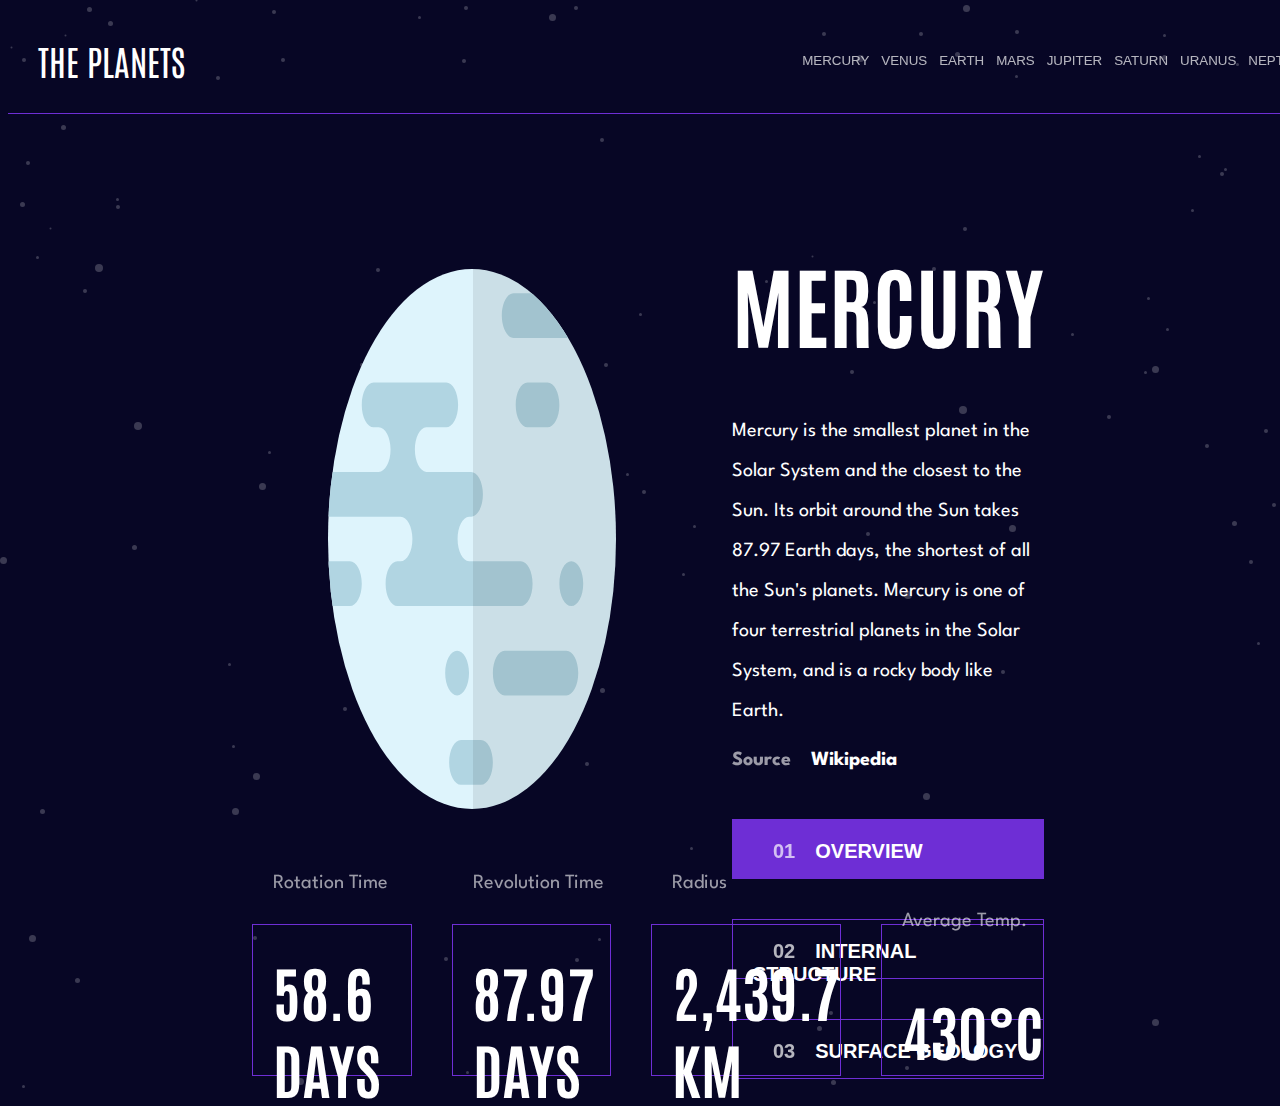
<file: starter-code/index.html>
<!DOCTYPE html>
<html lang="en">
<head>
  <link rel="stylesheet" href="/starter-code/css/style.css">
  <meta charset="UTF-8">
  <meta name="viewport" content="width=device-width, initial-scale=1.0">
  <link rel="icon" type="image/png" sizes="32x32" href="./assets/favicon-32x32.png">
  
  <title>Laurie Eshleman Planet Site</title>
</head>
<body>
  <div class="header">
    <div class="logo">THE PLANETS</div>
    <div class="menu">
      <button onclick="changePlanet(this.value)" class="menuitem" value="0">MERCURY</button>
      <button onclick="changePlanet(this.value)" class="menuitem" value="1">VENUS</button>
      <button onclick="changePlanet(this.value)" class="menuitem" value="2">EARTH</button>
      <button onclick="changePlanet(this.value)" class="menuitem" value="3">MARS</button>
      <button onclick="changePlanet(this.value)" class="menuitem" value="4">JUPITER</button>
      <button onclick="changePlanet(this.value)" class="menuitem" value="5">SATURN</button>
      <button onclick="changePlanet(this.value)" class="menuitem" value="6">URANUS</button>
      <button onclick="changePlanet(this.value)" class="menuitem" value="7">NEPTUNE</button>
    </div>
  </div>
  <div class="container">
    
    <div class="main">
      <div class="planet">
        <img id="planet__img" src="./assets/planet-mercury.svg" alt="">
      </div>
      <div class="planetDescription">
        <h1 id="planet__name">MERCURY</h1>
        <p id="overview">Mercury is the smallest planet in the Solar System and the closest 
          to the Sun. Its orbit around the Sun takes 87.97 Earth days, the 
          shortest of all the Sun's planets. Mercury is one of four terrestrial 
          planets in the Solar System, and is a rocky body like Earth.</p>
        <p2 id="source">
            <a id="wiki" href="https://en.wikipedia.org/wiki/Mercury_(planet)"><span>Source</span>Wikipedia</a>
        </p2>
        <div class="buttonGroup">
          <button style="background-color:rgba(110, 46, 213,1)" id="overviewBtn" onclick="updatePage(this.value)" value="overview"><span>01</span>overview</button>
          <button id="structureBtn" onclick="updatePage(this.value)" value="structure"><span>02</span>internal structure</button>
          <button  id="geologyBtn" onclick="updatePage(this.value)" value="geology"><span>03</span>surface geology</button>
        </div>
      </div>
    </div>
    <div class="footer">
      <div class="stats">
        <p>Rotation Time</p>
        <h1 id="rotation">58.6 Days</h1>
      </div>
      <div class="stats">
        <p>Revolution Time</p>
        <h1 id="revolution">87.97 Days</h1>
      </div>
      <div class="stats">
        <p>Radius</p>
        <h1 id="radius">2,439.7 KM</h1>
      </div>
      <div class="stats">
        <p>Average Temp.</p>
        <h1 id="averageTemp">430°c</h1>
      </div>
    </div>
  </div>

  <script>
    // dom variables
    var id=0
    let planet=document.getElementById("planet__img");
    let title=document.getElementById("planet__name");
    let wiki=document.getElementById("wiki");
    let overview=document.getElementById("overview");
    let radius = document.getElementById("radius");
    let revolution = document.getElementById("revolution");
    let rotation = document.getElementById("rotation");
    let avgtemp = document.getElementById("averageTemp");
    let overviewBtn=document.getElementById("overviewBtn");
    let structureBtn=document.getElementById("structureBtn");
    let geologyBtn=document.getElementById("geologyBtn");

    // overviewBtn.style.backgroundColor="rgba(110, 46, 213,1)";

    // Initial run fetch
    fetch("./data.json")
      .then(promise => promise.json())
      .then((json)=>{
        planet.src = json[id].images.planet;
        title.innerText = json[id].name;
        wiki.href = json[id].overview.source;
        radius.innerText = json[id].radius;
        overview.innerText=json[id].overview.content;        
        revolution.innerText = json[id].revolution;
        rotation.innerText = json[id].rotation;
        avgtemp.innerText = json[id].temperature;
      }
    );
    
    // console.log("/starter-code/data.json")

    // Runs when menu is clicked
    function changePlanet(e){
      id=e;
      fetch("/starter-code/data.json")
      .then(promise => promise.json())
      .then((json)=>{
        planet.src = json[id].images.planet;
        title.innerText = json[id].name;
        wiki.href = json[id].overview.source;
        radius.innerText = json[id].radius;
        overview.innerText=json[id].overview.content;
        revolution.innerText = json[id].revolution;
        rotation.innerText = json[id].rotation;
        avgtemp.innerText = json[id].temperature;
        }
      );
    }

    function grabImage(e){
      fetch("./data.json")
      .then(promise => promise.json())
      .then((json)=>{
      switch(e){
        case "geology":
          return planet.src=json[id].images.geology
        case "structure":
          return planet.src=json[id].images.internal
        default:
          return planet.src=json[id].images.planet
        }
      })
    }

    function grabParagraph(e){
      fetch("./data.json")
      .then(promise => promise.json())
      .then((json)=>{
      switch(e){
        case "geology":
          return overview.innerText=json[id].geology.content
        case "structure":
          return overview.innerText=json[id].structure.content
        default:
          return overview.innerText=json[id].overview.content
        }
      })
    }

    function setButtonBackground(e){
      console.log(e)
      switch(e){
        case "structure":
          return setStructureButton()
        case "geology":
          return setGeologyButton()
        default:
          return setOverviewButton()
      }
    }
   
    function setGeologyButton(){
      geologyBtn.style.backgroundColor="rgba(110, 46, 213,1)"
      structureBtn.style.backgroundColor="rgba(110, 46, 213,0)"
      overviewBtn.style.backgroundColor="rgba(110, 46, 213,0)"
    }
    function setStructureButton(){
      geologyBtn.style.backgroundColor="rgba(110, 46, 213,0)"
      structureBtn.style.backgroundColor="rgba(110, 46, 213,1)"
      overviewBtn.style.backgroundColor="rgba(110, 46, 213,0)"
    }
    function setOverviewButton(){
      geologyBtn.style.backgroundColor="rgba(110, 46, 213,0)"
      structureBtn.style.backgroundColor="rgba(110, 46, 213,0)"
      overviewBtn.style.backgroundColor="rgba(110, 46, 213,1)"
    }

    function updatePage(e){
      grabParagraph(e);
      grabImage(e);
      setButtonBackground(e)

    }


  </script>

</body>
</html>
</file>
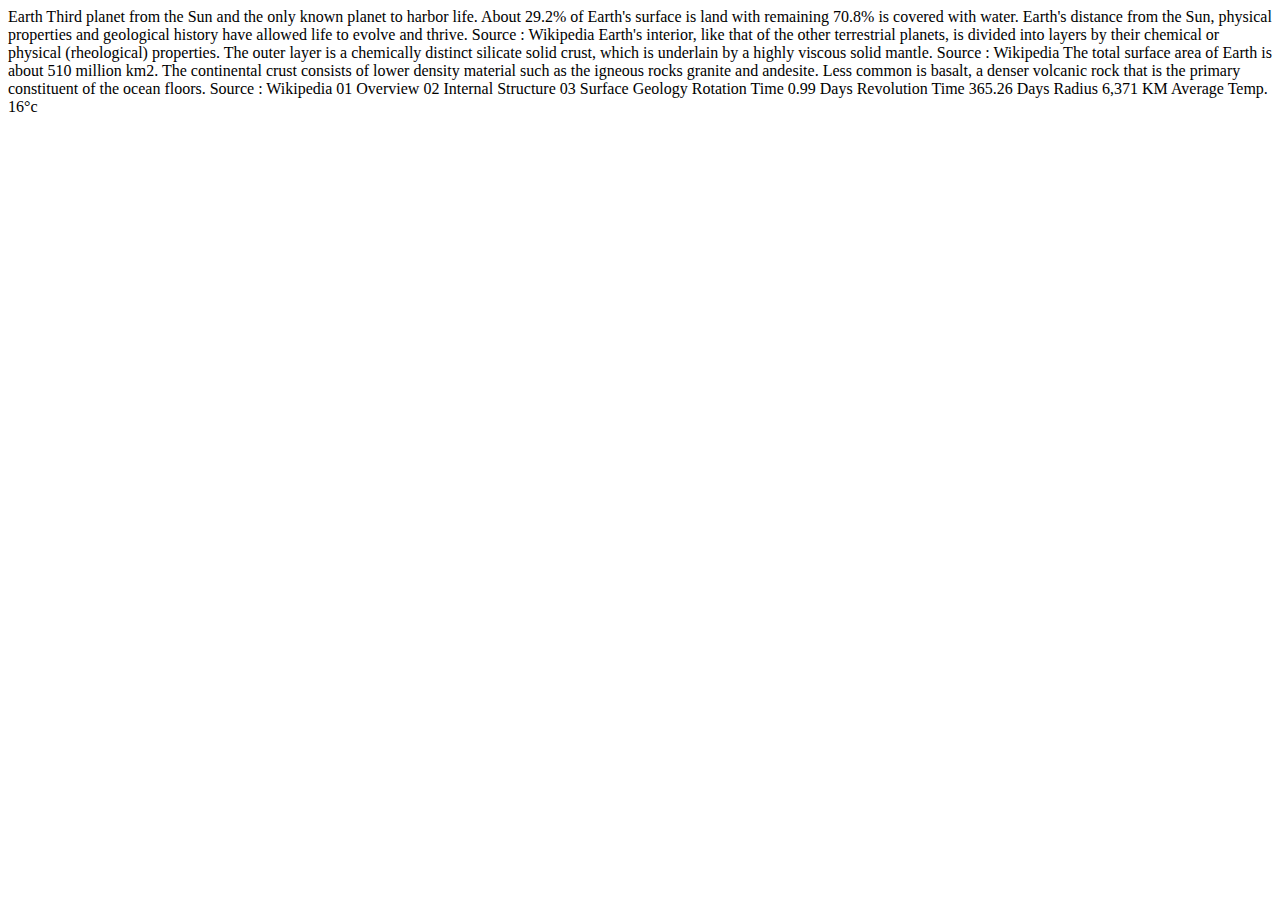
<file: old files/old_earth.html>
<!DOCTYPE html>
<html lang="en">
<head>
  <meta charset="UTF-8">
  <meta name="viewport" content="width=device-width, initial-scale=1.0">

  <link rel="icon" type="image/png" sizes="32x32" href="./assets/favicon-32x32.png">
  
  <title>Frontend Mentor | Planets fact site</title>
</head>
<body>
  Earth

  <!-- Overview Content Start -->

  Third planet from the Sun and the only known planet to harbor life. 
  About 29.2% of Earth's surface is land with remaining 70.8% is 
  covered with water. Earth's distance from the Sun, physical properties 
  and geological history have allowed life to evolve and thrive.

  Source : Wikipedia <!-- URL: https://en.wikipedia.org/wiki/Earth -->

  <!-- Overview Content End -->

  <!-- Internal Structure Content Start -->

  Earth's interior, like that of the other terrestrial planets, is divided 
  into layers by their chemical or physical (rheological) properties. The 
  outer layer is a chemically distinct silicate solid crust, which is 
  underlain by a highly viscous solid mantle.

  Source : Wikipedia <!-- URL: https://en.wikipedia.org/wiki/Earth#Internal_structure -->

  <!-- Internal Structure Content End -->

  <!-- Surface Geology Content Start -->

  The total surface area of Earth is about 510 million km2. The continental 
  crust consists of lower density material such as the igneous rocks granite 
  and andesite. Less common is basalt, a denser volcanic rock that is the 
  primary constituent of the ocean floors.

  Source : Wikipedia <!-- URL: https://en.wikipedia.org/wiki/Earth#Surface -->

  <!-- Surface Geology Content End -->

  01 Overview
  02 Internal Structure
  03 Surface Geology

  Rotation Time
  0.99 Days

  Revolution Time
  365.26 Days

  Radius
  6,371 KM

  Average Temp.
  16°c
</body>
</html>
</file>
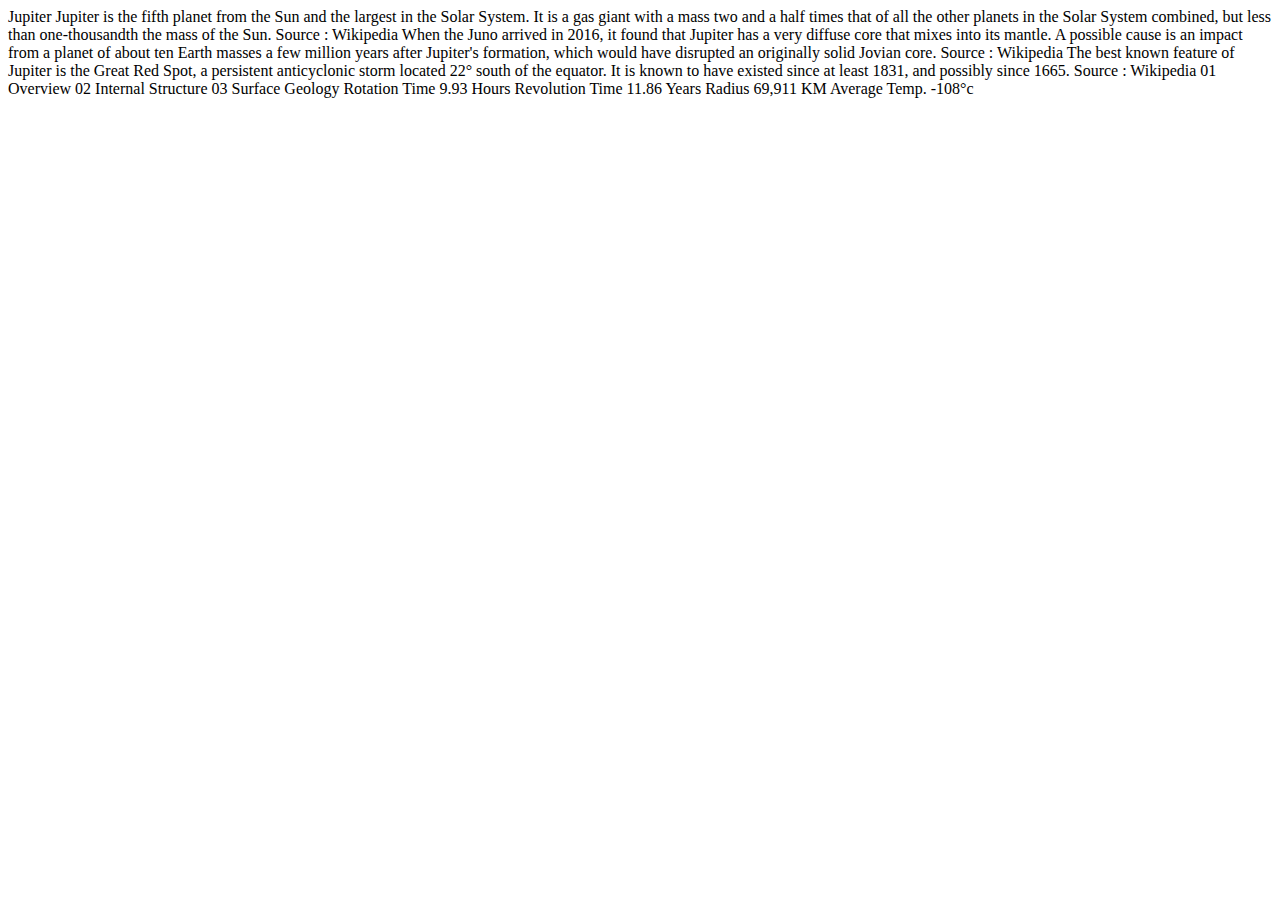
<file: old files/old_jupiter.html>
<!DOCTYPE html>
<html lang="en">
<head>
  <meta charset="UTF-8">
  <meta name="viewport" content="width=device-width, initial-scale=1.0">

  <link rel="icon" type="image/png" sizes="32x32" href="./assets/favicon-32x32.png">
  
  <title>Frontend Mentor | Planets fact site</title>
</head>
<body>
  Jupiter

  <!-- Overview Content Start -->

  Jupiter is the fifth planet from the Sun and the largest in the Solar System. 
  It is a gas giant with a mass two and a half times that of all the other 
  planets in the Solar System combined, but less than one-thousandth the mass 
  of the Sun.

  Source : Wikipedia <!-- URL: https://en.wikipedia.org/wiki/Jupiter -->

  <!-- Overview Content End -->

  <!-- Internal Structure Content Start -->

  When the Juno arrived in 2016, it found that Jupiter has a very diffuse core 
  that mixes into its mantle. A possible cause is an impact from a planet of 
  about ten Earth masses a few million years after Jupiter's formation, which 
  would have disrupted an originally solid Jovian core.

  Source : Wikipedia <!-- URL: https://en.wikipedia.org/wiki/Jupiter#Internal_structure -->

  <!-- Internal Structure Content End -->

  <!-- Surface Geology Content Start -->

  The best known feature of Jupiter is the Great Red Spot, a persistent 
  anticyclonic storm located 22° south of the equator. It is known to have 
  existed since at least 1831, and possibly since 1665.

  Source : Wikipedia <!-- URL: https://en.wikipedia.org/wiki/Jupiter#Great_Red_Spot_and_other_vortices -->

  <!-- Surface Geology Content End -->

  01 Overview
  02 Internal Structure
  03 Surface Geology

  Rotation Time
  9.93 Hours

  Revolution Time
  11.86 Years

  Radius
  69,911 KM

  Average Temp.
  -108°c
</body>
</html>
</file>
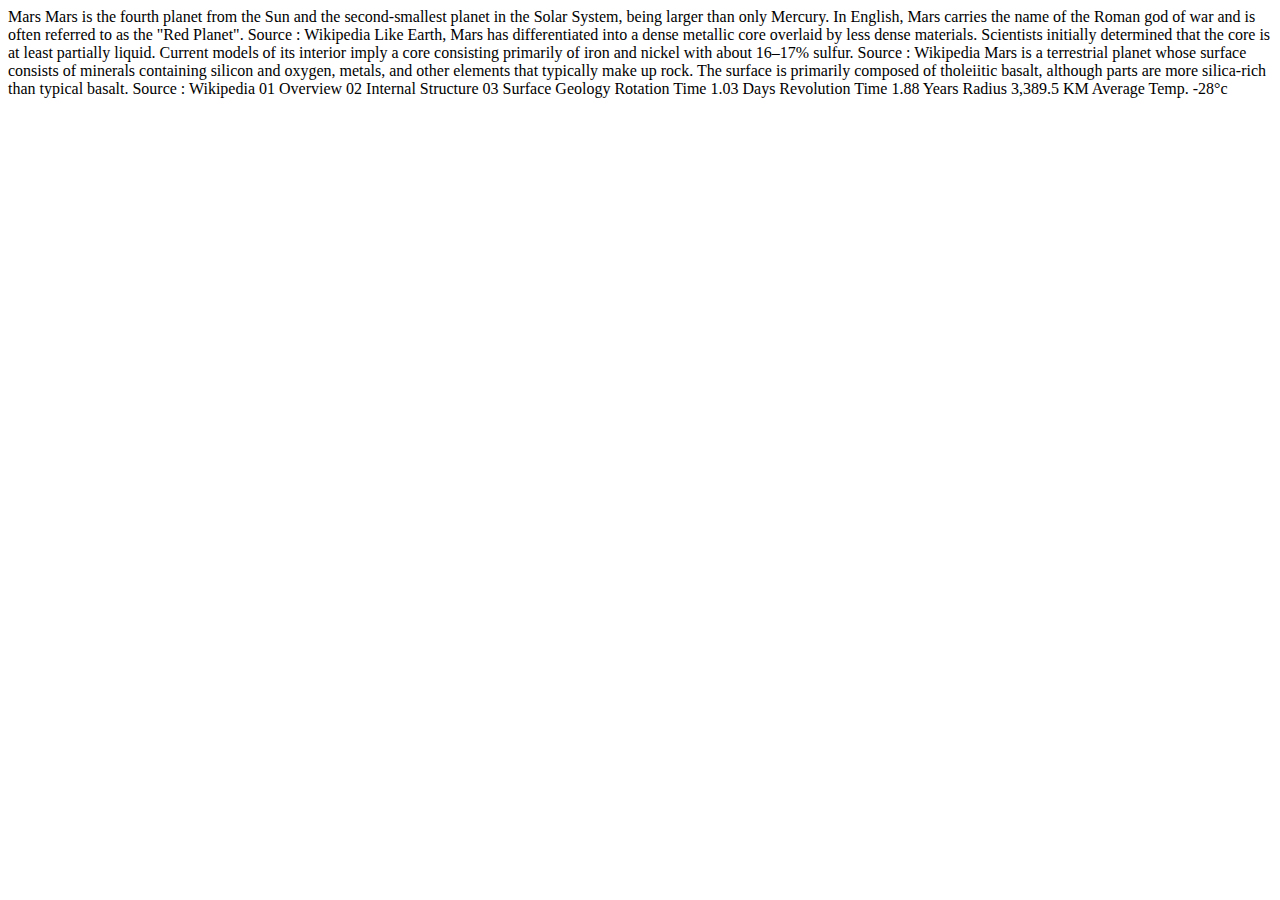
<file: old files/old_mars.html>
<!DOCTYPE html>
<html lang="en">
<head>
  <meta charset="UTF-8">
  <meta name="viewport" content="width=device-width, initial-scale=1.0">

  <link rel="icon" type="image/png" sizes="32x32" href="./assets/favicon-32x32.png">
  
  <title>Frontend Mentor | Planets fact site</title>
</head>
<body>
  Mars

  <!-- Overview Content Start -->

  Mars is the fourth planet from the Sun and the second-smallest planet 
  in the Solar System, being larger than only Mercury. In English, Mars 
  carries the name of the Roman god of war and is often referred to as 
  the "Red Planet".

  Source : Wikipedia <!-- URL: https://en.wikipedia.org/wiki/Mars -->

  <!-- Overview Content End -->

  <!-- Internal Structure Content Start -->

  Like Earth, Mars has differentiated into a dense metallic core overlaid 
  by less dense materials. Scientists initially determined that the core 
  is at least partially liquid. Current models of its interior imply a 
  core consisting primarily of iron and nickel with about 16–17% sulfur.

  Source : Wikipedia <!-- URL: https://en.wikipedia.org/wiki/Mars#Internal_structure -->

  <!-- Internal Structure Content End -->

  <!-- Surface Geology Content Start -->

  Mars is a terrestrial planet whose surface consists of minerals containing 
  silicon and oxygen, metals, and other elements that typically make up rock. 
  The surface is primarily composed of tholeiitic basalt, although parts are 
  more silica-rich than typical basalt.

  Source : Wikipedia <!-- URL: https://en.wikipedia.org/wiki/Mars#Surface_geology -->

  <!-- Surface Geology Content End -->

  01 Overview
  02 Internal Structure
  03 Surface Geology

  Rotation Time
  1.03 Days

  Revolution Time
  1.88 Years

  Radius
  3,389.5 KM

  Average Temp.
  -28°c
</body>
</html>
</file>
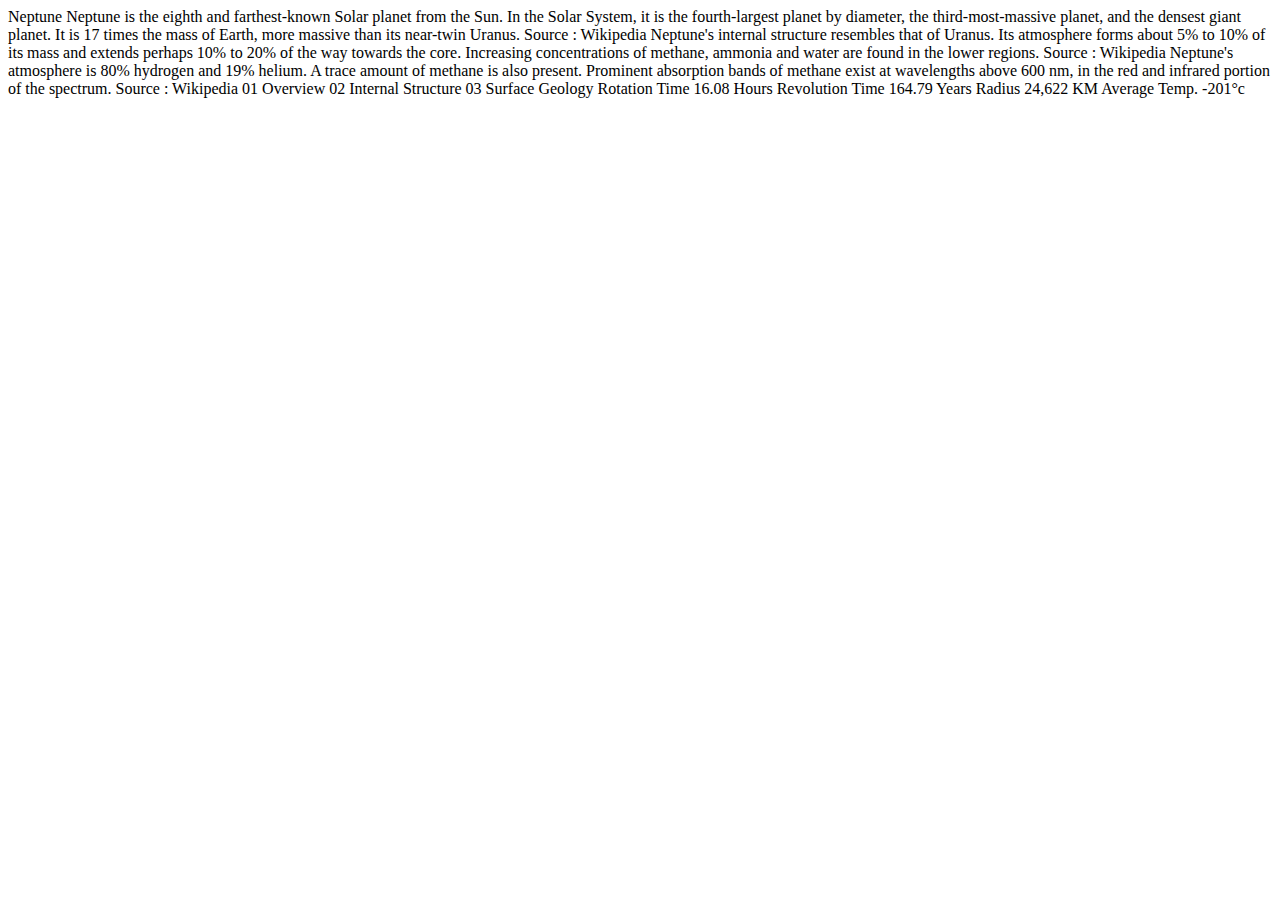
<file: old files/old_neptune.html>
<!DOCTYPE html>
<html lang="en">
<head>
  <meta charset="UTF-8">
  <meta name="viewport" content="width=device-width, initial-scale=1.0">

  <link rel="icon" type="image/png" sizes="32x32" href="./assets/favicon-32x32.png">
  
  <title>Frontend Mentor | Planets fact site</title>
</head>
<body>
  Neptune

  <!-- Overview Content Start -->

  Neptune is the eighth and farthest-known Solar planet from the Sun. In the Solar 
  System, it is the fourth-largest planet by diameter, the third-most-massive planet, 
  and the densest giant planet. It is 17 times the mass of Earth, more massive than 
  its near-twin Uranus.

  Source : Wikipedia <!-- URL: https://en.wikipedia.org/wiki/Neptune -->

  <!-- Overview Content End -->

  <!-- Internal Structure Content Start -->

  Neptune's internal structure resembles that of Uranus. Its atmosphere forms about 5% 
  to 10% of its mass and extends perhaps 10% to 20% of the way towards the core. 
  Increasing concentrations of methane, ammonia and water are found in the lower regions.

  Source : Wikipedia <!-- URL: https://en.wikipedia.org/wiki/Neptune#Internal_structure -->

  <!-- Internal Structure Content End -->

  <!-- Surface Geology Content Start -->

  Neptune's atmosphere is 80% hydrogen and 19% helium. A trace amount of methane is also 
  present. Prominent absorption bands of methane exist at wavelengths above 600 nm, in 
  the red and infrared portion of the spectrum.

  Source : Wikipedia <!-- URL: https://en.wikipedia.org/wiki/Neptune#Atmosphere -->

  <!-- Surface Geology Content End -->

  01 Overview
  02 Internal Structure
  03 Surface Geology

  Rotation Time
  16.08 Hours

  Revolution Time
  164.79 Years

  Radius
  24,622 KM

  Average Temp.
  -201°c
</body>
</html>
</file>
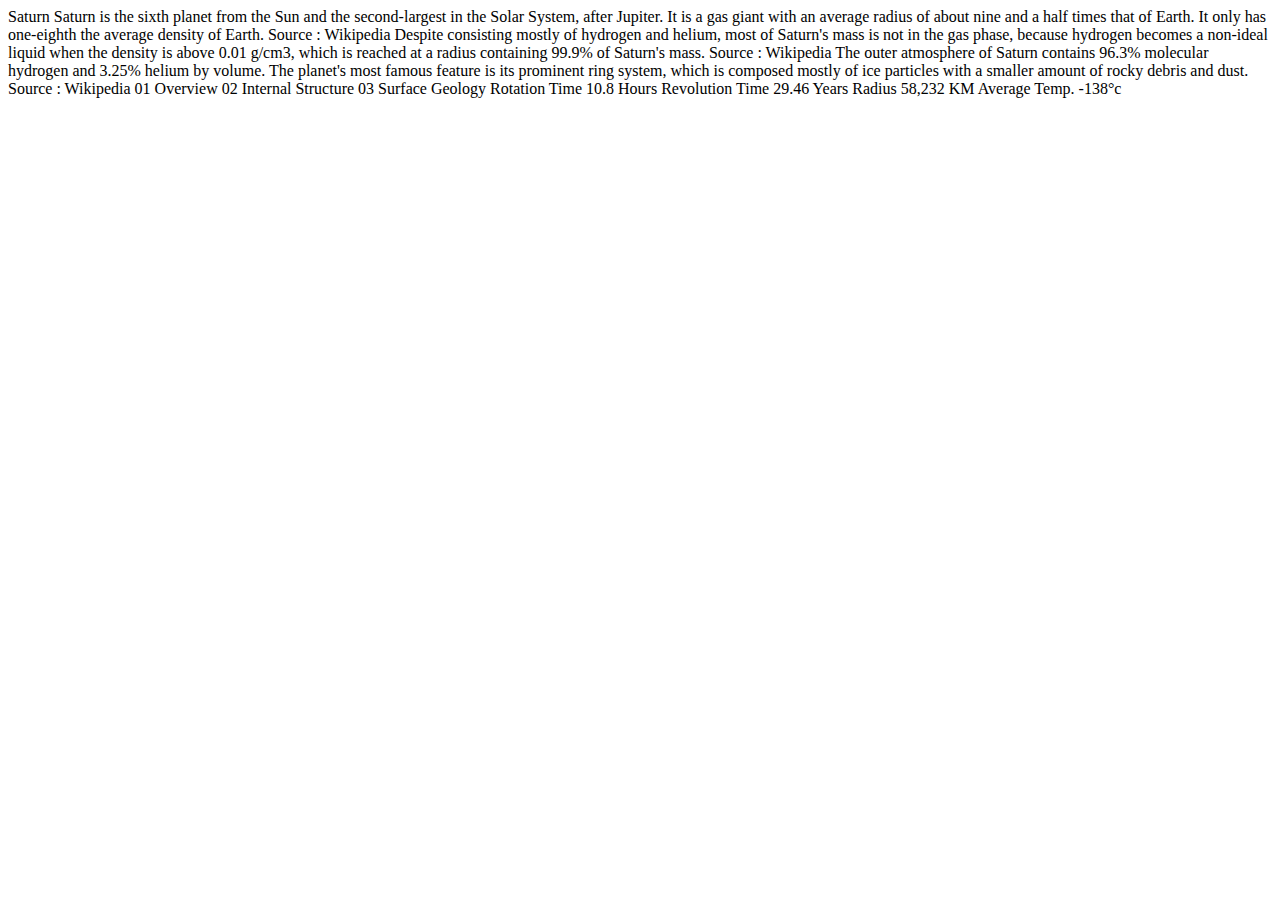
<file: old files/old_saturn.html>
<!DOCTYPE html>
<html lang="en">
<head>
  <meta charset="UTF-8">
  <meta name="viewport" content="width=device-width, initial-scale=1.0">

  <link rel="icon" type="image/png" sizes="32x32" href="./assets/favicon-32x32.png">
  
  <title>Frontend Mentor | Planets fact site</title>
</head>
<body>
  Saturn

  <!-- Overview Content Start -->

  Saturn is the sixth planet from the Sun and the second-largest in the Solar 
  System, after Jupiter. It is a gas giant with an average radius of about 
  nine and a half times that of Earth. It only has one-eighth the average 
  density of Earth.

  Source : Wikipedia <!-- URL: https://en.wikipedia.org/wiki/Saturn -->

  <!-- Overview Content End -->

  <!-- Internal Structure Content Start -->

  Despite consisting mostly of hydrogen and helium, most of Saturn's mass 
  is not in the gas phase, because hydrogen becomes a non-ideal liquid 
  when the density is above 0.01 g/cm3, which is reached at a radius 
  containing 99.9% of Saturn's mass.

  Source : Wikipedia <!-- URL: https://en.wikipedia.org/wiki/Saturn#Internal_structure -->

  <!-- Internal Structure Content End -->

  <!-- Surface Geology Content Start -->

  The outer atmosphere of Saturn contains 96.3% molecular hydrogen and 3.25% 
  helium by volume. The planet's most famous feature is its prominent ring 
  system, which is composed mostly of ice particles with a smaller amount 
  of rocky debris and dust. 

  Source : Wikipedia <!-- URL: https://en.wikipedia.org/wiki/Saturn#Atmosphere -->

  <!-- Surface Geology Content End -->

  01 Overview
  02 Internal Structure
  03 Surface Geology

  Rotation Time
  10.8 Hours

  Revolution Time
  29.46 Years

  Radius
  58,232 KM

  Average Temp.
  -138°c
</body>
</html>
</file>
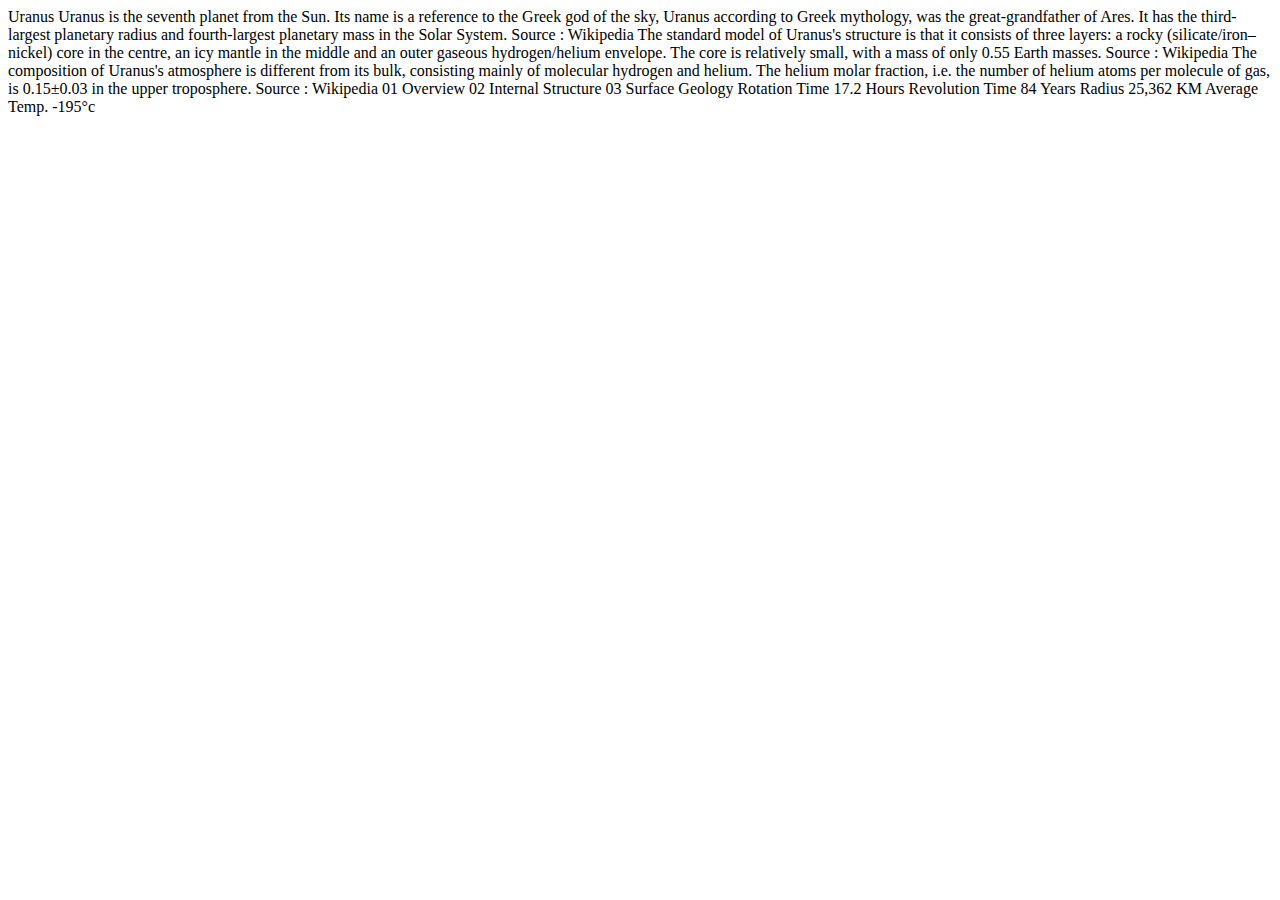
<file: old files/old_uranus.html>
<!DOCTYPE html>
<html lang="en">
<head>
  <meta charset="UTF-8">
  <meta name="viewport" content="width=device-width, initial-scale=1.0">

  <link rel="icon" type="image/png" sizes="32x32" href="./assets/favicon-32x32.png">
  
  <title>Frontend Mentor | Planets fact site</title>
</head>
<body>
  Uranus

  <!-- Overview Content Start -->

  Uranus is the seventh planet from the Sun. Its name is a reference to the 
  Greek god of the sky, Uranus according to Greek mythology, was the great-grandfather 
  of Ares. It has the third-largest planetary radius and fourth-largest planetary 
  mass in the Solar System.

  Source : Wikipedia <!-- URL: https://en.wikipedia.org/wiki/Uranus -->

  <!-- Overview Content End -->

  <!-- Internal Structure Content Start -->

  The standard model of Uranus's structure is that it consists of three layers: a 
  rocky (silicate/iron–nickel) core in the centre, an icy mantle in the middle and 
  an outer gaseous hydrogen/helium envelope. The core is relatively small, with a 
  mass of only 0.55 Earth masses.

  Source : Wikipedia <!-- URL: https://en.wikipedia.org/wiki/Uranus#Internal_structure -->

  <!-- Internal Structure Content End -->

  <!-- Surface Geology Content Start -->

  The composition of Uranus's atmosphere is different from its bulk, consisting mainly 
  of molecular hydrogen and helium. The helium molar fraction, i.e. the number of 
  helium atoms per molecule of gas, is 0.15±0.03 in the upper troposphere.

  Source : Wikipedia <!-- URL: https://en.wikipedia.org/wiki/Uranus#Atmosphere -->

  <!-- Surface Geology Content End -->

  01 Overview
  02 Internal Structure
  03 Surface Geology

  Rotation Time
  17.2 Hours

  Revolution Time
  84 Years

  Radius
  25,362 KM

  Average Temp.
  -195°c
</body>
</html>
</file>
<file: starter-code/css/style.css>
@import url('https://fonts.googleapis.com/css2?family=Spartan:wght@400;500;700&display=swap');
@import url('https://fonts.googleapis.com/css2?family=Antonio:wght@100;200;300;400;500;600;700&display=swap');

//new class//
*{
    margin:0;
    box-sizing: border-box;
    padding:0;
}



body{
    width:100%;
    height: 100vh;
    font-family: 'Spartan', sans-serif;
    color: white;
    background: url('/starter-code/assets/background-stars.svg');
    background-color:#070625;
    position:relative;
    display:flex;
    flex-direction:column;
    font-size: 20px
}


/* reset (standardizing) */
h1, .logo{
    font-family:Antonio;
    text-transform: uppercase;
}
button{
    background:none;
    border:none;outline:none
}
a{
    text-decoration: none;
    color:inherit
}

.container{
    width: 65%;
    height: 100vh;
    display:flex;
    flex-direction:column; 
    margin:auto;
}



.header{
    width:100%;
    padding: 30px;
    display:flex;
    justify-content:space-between;
    border-bottom: 1px solid rgba(110, 46, 213)
}

.logo{
    width:61%;
    font-size:35px;
}

.menu{
    display:flex;
    justify-content: space-evenly;
    align-items:center;
    margin-right:0;
    opacity:.7;
    text-transform: uppercase;
    flex:1;
    color:inherit

}
.menu button{
    color:inherit
}
.menu button:hover{
    background-color:rgba(110, 46, 213)   
    
}

::-webkit-scrollbar{
    background-color: transparent;
    width: 10px;
}
::-webkit-scrollbar-thumb{
    background-color: rgba(110, 46, 213,1);
    border-radius: 20px;
}

.main{
    width:100%;
    height: 80%;
    display:flex;
    margin-top:50px;
    /* border:1px solid pink; */
}

.planet{
    width:70%;
    display:flex;
    justify-content:center;

}
.planet img{
    width:60%;
    height:75%; 
    padding-top:30px;
    margin:auto
    /* border:1px solid white; */
}

.planetDescription{
    flex:1;
    height:100%;
    display:flex;
    flex-direction:column;
    justify-content:space-between;
    margin:20px
    /* border:1px solid white; */
    
}
.planetDescription h1{
    font-size: 90px;
    margin-bottom: 30px;
    text-transform:uppercase
}
.planetDescription p{
    line-height: 2;
    margin-bottom: 20px;

}
#source{
    margin-bottom: 30px;
    font-size:inherit;
    font-weight:bold

}

#source a span{
    padding-right:20px;
    opacity:.6;
}

.buttonGroup{
    display:flex;
    flex-direction:column;
    justify-content:left;
}

.buttonGroup button span{
    padding:20px;
    opacity:.7;
}


.buttonGroup button{
    text-align:left;
    border:1px solid rgba(110, 46, 213);
    margin:20px 0px;
    padding:20px;
    height: 60px;
    text-decoration: none;
    color:inherit;
    font-size:inherit;
    font-weight:bold;
    text-transform: uppercase;
    /* z-index: 99; */
}

.buttonGroup button:hover{
    background-color:rgba(110, 46, 213)
}

.footer{
    width:100%;
    height:20%;
    /* border:1px solid red; */
    display:flex;
    margin-top:40px;

}

.footer .stats{
    border:1px solid rgba(110, 46, 213);
    width:25%;
    height:150px;
    /* text-align:center; */
    display:flex;
    flex-direction:column;
    justify-content:center;
    margin:0px 20px;
    padding-left:20px

}


.footer p{
    opacity: .6;
    margin: 20px 0px
}

.footer h1{
    font-size:60px;
}
</file>
